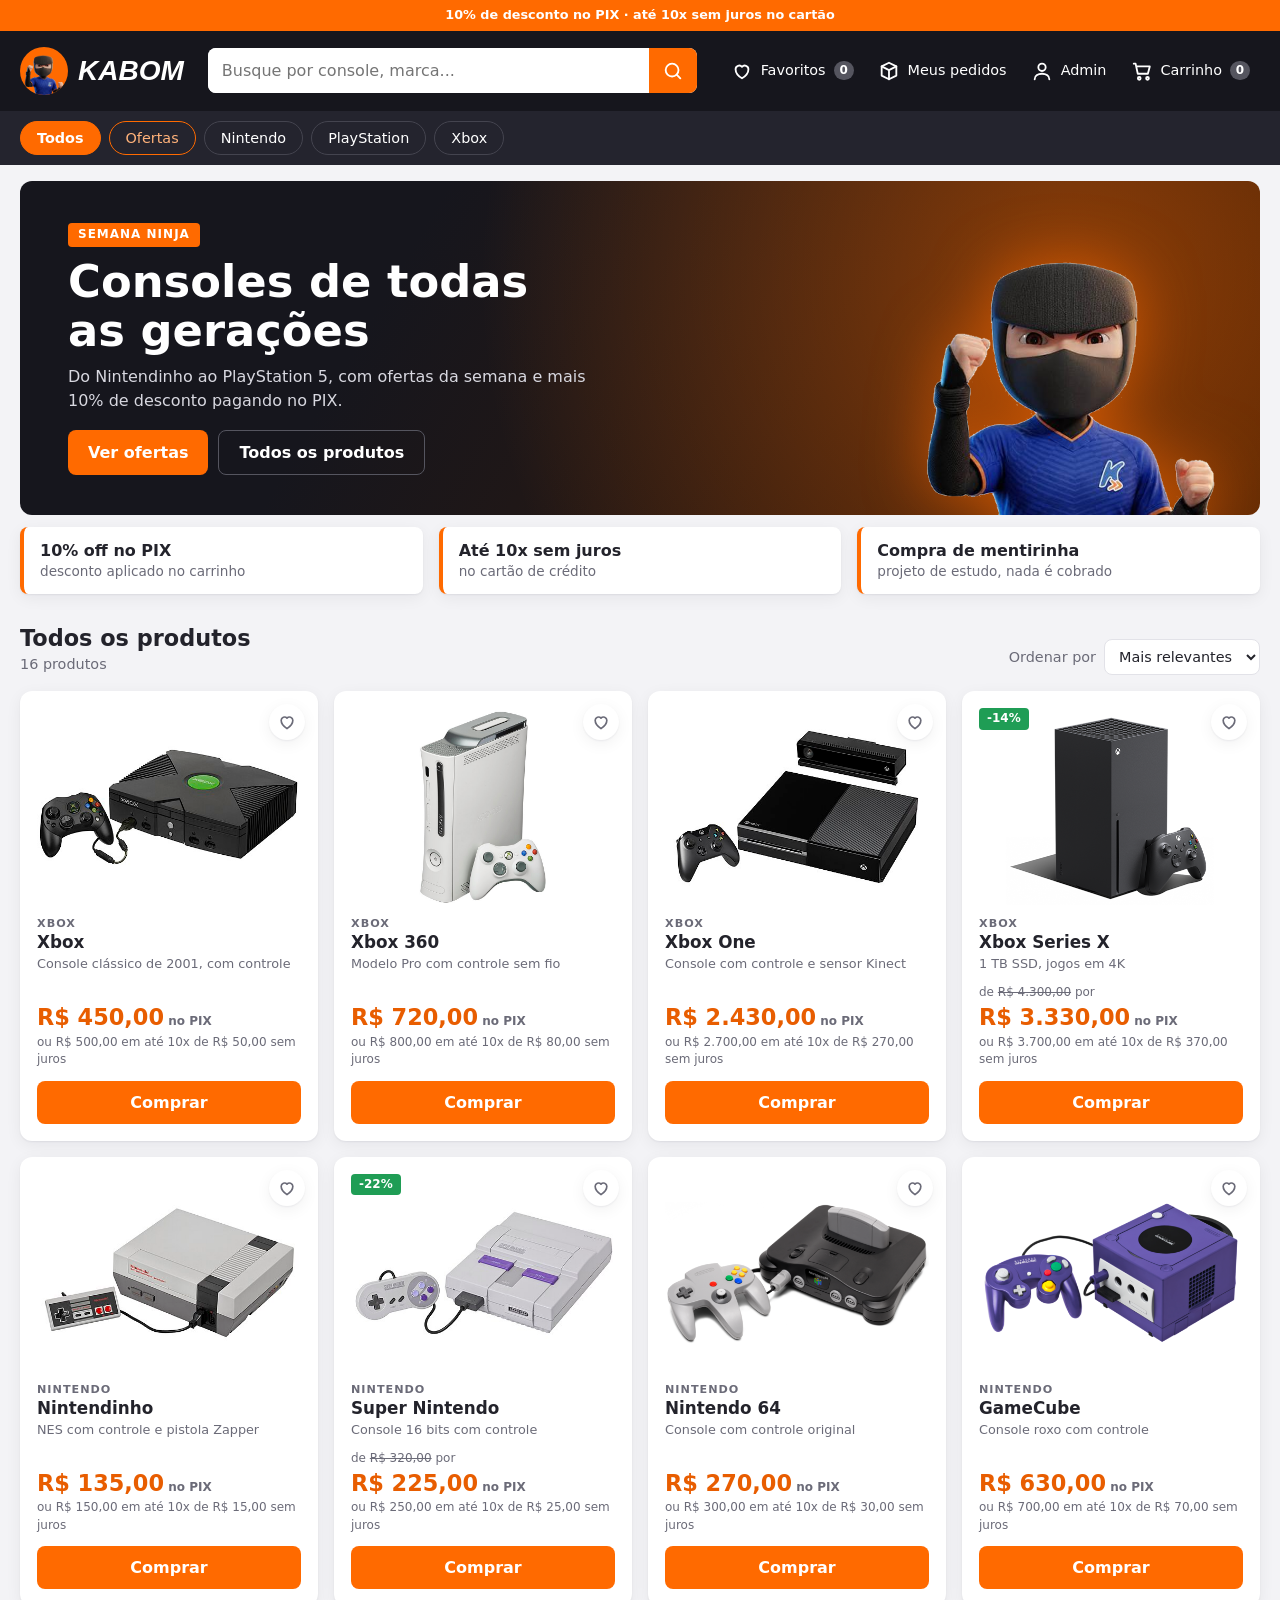
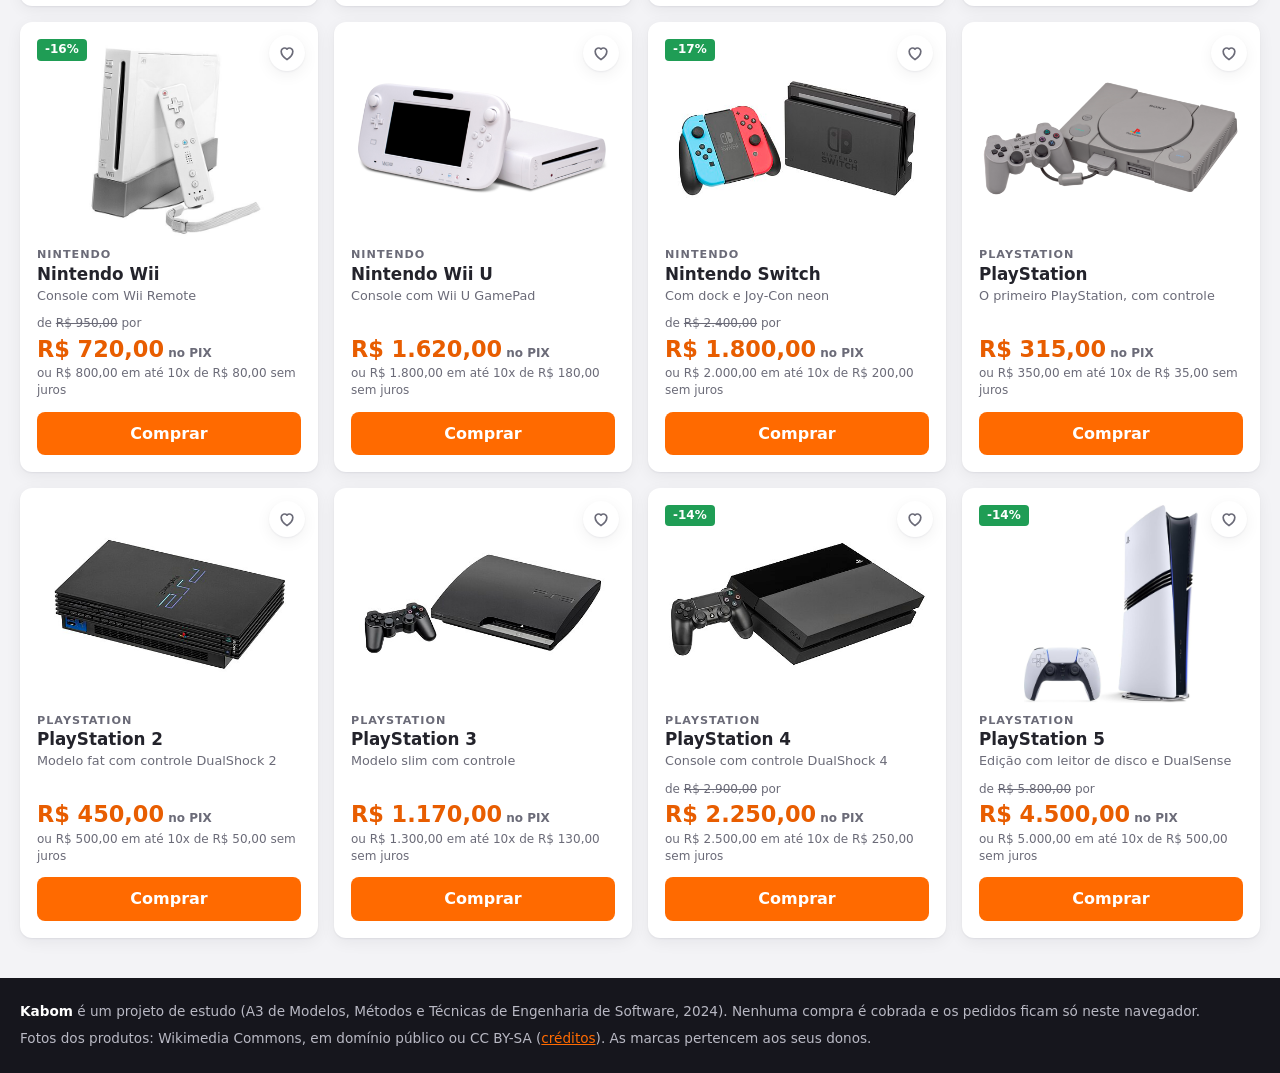
<file: index.html>
<!DOCTYPE html>
<html lang="pt-BR">
<head>
    <meta charset="UTF-8">
    <meta name="viewport" content="width=device-width, initial-scale=1">
    <meta name="description" content="Kabom: loja de videogames de estudo, com consoles de todas as gerações.">
    <title>Kabom | Loja de videogames</title>
    <link rel="icon" href="img/logo.png">
    <link rel="stylesheet" href="css/loja.css">
    <script src="js/dados-exemplo.js" defer></script>
    <script src="js/util.js" defer></script>
    <script src="js/dados.js" defer></script>
    <script src="js/loja.js" defer></script>
</head>
<body>
<a class="pular" href="#vitrine">Pular para os produtos</a>

<header class="topo">
    <p class="faixa">10% de desconto no PIX &middot; até 10x sem juros no cartão</p>
    <div class="topo-principal conteudo">
        <a class="marca" href="index.html">
            <span class="marca-icone"><img src="img/logo.png" alt=""></span>
            <span class="marca-nome">KABOM</span>
        </a>
        <form class="busca" id="form-busca" role="search">
            <label class="so-leitor" for="busca">Buscar produtos</label>
            <input id="busca" name="busca" type="search" placeholder="Busque por console, marca..." autocomplete="off">
            <button type="submit" aria-label="Buscar">
                <svg viewBox="0 0 24 24" aria-hidden="true"><circle cx="11" cy="11" r="7"/><path d="m20 20-4-4"/></svg>
            </button>
        </form>
        <nav class="atalhos" aria-label="Conta e carrinho">
            <button class="atalho" type="button" id="ver-favoritos" aria-pressed="false">
                <svg viewBox="0 0 24 24" aria-hidden="true"><path d="M12 20s-7-4.4-7-10a4 4 0 0 1 7-2.6A4 4 0 0 1 19 10c0 5.6-7 10-7 10Z"/></svg>
                <span>Favoritos</span>
                <span class="contador vazio" id="contador-favoritos" aria-label="0 favoritos">0</span>
            </button>
            <button class="atalho" type="button" id="abrir-pedidos" aria-haspopup="dialog">
                <svg viewBox="0 0 24 24" aria-hidden="true"><path d="M4 7 12 3l8 4v10l-8 4-8-4Z"/><path d="m4 7 8 4 8-4M12 11v10"/></svg>
                <span>Meus pedidos</span>
            </button>
            <a class="atalho" href="admin.html">
                <svg viewBox="0 0 24 24" aria-hidden="true"><circle cx="12" cy="8" r="4"/><path d="M4 21c0-4 4-6 8-6s8 2 8 6"/></svg>
                <span>Admin</span>
            </a>
            <button class="atalho" type="button" id="abrir-carrinho" aria-haspopup="dialog">
                <svg viewBox="0 0 24 24" aria-hidden="true"><path d="M3 4h2l2.4 11h11l2.1-8H6.2"/><circle cx="9" cy="20" r="1.5"/><circle cx="18" cy="20" r="1.5"/></svg>
                <span>Carrinho</span>
                <span class="contador" id="contador-carrinho" aria-label="0 itens">0</span>
            </button>
        </nav>
    </div>
    <nav class="categorias" aria-label="Categorias">
        <div class="conteudo" id="lista-categorias"></div>
    </nav>
</header>

<main class="conteudo">
    <section class="banner" aria-labelledby="titulo-banner">
        <div class="banner-texto">
            <p class="selo">Semana Ninja</p>
            <h1 id="titulo-banner">Consoles de todas as gerações</h1>
            <p>Do Nintendinho ao PlayStation 5, com ofertas da semana e mais 10% de desconto pagando no PIX.</p>
            <div class="banner-acoes">
                <button type="button" class="botao" id="ver-ofertas">Ver ofertas</button>
                <a class="botao botao-claro" href="#vitrine">Todos os produtos</a>
            </div>
        </div>
        <img class="banner-ninja" src="img/logo.png" alt="">
    </section>

    <ul class="vantagens">
        <li><strong>10% off no PIX</strong><span>desconto aplicado no carrinho</span></li>
        <li><strong>Até 10x sem juros</strong><span>no cartão de crédito</span></li>
        <li><strong>Compra de mentirinha</strong><span>projeto de estudo, nada é cobrado</span></li>
    </ul>

    <section id="vitrine" class="vitrine" aria-labelledby="titulo-vitrine">
        <div class="barra-vitrine">
            <div>
                <h2 id="titulo-vitrine">Todos os produtos</h2>
                <p class="resultado" id="resultado" aria-live="polite"></p>
            </div>
            <label class="ordenar">
                Ordenar por
                <select id="ordenar">
                    <option value="relevancia">Mais relevantes</option>
                    <option value="menor-preco">Menor preço</option>
                    <option value="maior-preco">Maior preço</option>
                    <option value="maior-desconto">Maior desconto</option>
                    <option value="nome">Nome (A-Z)</option>
                </select>
            </label>
        </div>
        <ul class="grade-produtos" id="lista-produtos"></ul>
        <div class="vitrine-vazia" id="vitrine-vazia" hidden>
            <p id="vitrine-vazia-texto">Nenhum produto encontrado.</p>
            <button type="button" class="botao" id="limpar-filtros">Ver todos os produtos</button>
        </div>
    </section>
</main>

<footer class="rodape">
    <div class="conteudo">
        <p><strong>Kabom</strong> é um projeto de estudo (A3 de Modelos, Métodos e Técnicas de Engenharia de Software, 2024). Nenhuma compra é cobrada e os pedidos ficam só neste navegador.</p>
        <p>Fotos dos produtos: Wikimedia Commons, em domínio público ou CC BY-SA (<a href="img/produtos/CREDITOS.md">créditos</a>). As marcas pertencem aos seus donos.</p>
    </div>
</footer>

<dialog class="gaveta" id="carrinho" aria-labelledby="titulo-carrinho">
    <div class="gaveta-topo">
        <h2 id="titulo-carrinho">Meu carrinho</h2>
        <button type="button" class="fechar" data-acao="fechar" aria-label="Fechar carrinho">&times;</button>
    </div>

    <div class="etapa" data-etapa="itens">
        <ul class="itens-carrinho" id="itens-carrinho"></ul>
        <div class="carrinho-vazio" id="carrinho-vazio">
            <p>Seu carrinho está vazio.</p>
            <button type="button" class="botao" data-acao="fechar">Escolher produtos</button>
        </div>
        <div class="resumo" id="resumo-carrinho">
            <p class="linha-resumo"><span>Subtotal</span><span id="carrinho-subtotal"></span></p>
            <p class="linha-resumo destaque"><span>No PIX</span><span id="carrinho-pix"></span></p>
            <p class="parcelado" id="carrinho-parcelado"></p>
            <button type="button" class="botao botao-grande" data-acao="finalizar">Finalizar compra</button>
            <button type="button" class="botao-texto" data-acao="fechar">Continuar comprando</button>
        </div>
    </div>

    <form class="etapa" data-etapa="checkout" id="form-checkout" hidden>
        <fieldset>
            <legend>Seus dados</legend>
            <div class="campo">
                <label for="checkout-nome">Nome completo</label>
                <input id="checkout-nome" name="nome" required maxlength="100" autocomplete="name">
            </div>
            <div class="campo">
                <label for="checkout-email">E-mail</label>
                <input id="checkout-email" name="email" type="email" required maxlength="100" autocomplete="email">
                <small class="dica">Já comprou aqui? Use o mesmo e-mail e seus dados são preenchidos.</small>
            </div>
            <div class="campos-lado">
                <div class="campo">
                    <label for="checkout-telefone">Telefone</label>
                    <input id="checkout-telefone" name="telefone" type="tel" required maxlength="15" autocomplete="tel" placeholder="(11) 91234-5678">
                </div>
                <div class="campo">
                    <label for="checkout-documento">CPF</label>
                    <input id="checkout-documento" name="documento" required maxlength="14" inputmode="numeric" placeholder="000.000.000-00">
                </div>
            </div>
            <div class="campo">
                <label for="checkout-endereco">Endereço de entrega</label>
                <input id="checkout-endereco" name="endereco" required maxlength="150" autocomplete="street-address">
            </div>
        </fieldset>

        <fieldset>
            <legend>Pagamento</legend>
            <div class="opcoes-pagamento" id="opcoes-pagamento"></div>
            <div class="campo" id="campo-parcelas" hidden>
                <label for="checkout-parcelas">Parcelas</label>
                <select id="checkout-parcelas" name="parcelas"></select>
            </div>
        </fieldset>

        <div class="resumo">
            <p class="linha-resumo destaque"><span>Total</span><span id="checkout-total"></span></p>
            <button type="submit" class="botao botao-grande">Confirmar pedido</button>
            <button type="button" class="botao-texto" data-acao="voltar">Voltar ao carrinho</button>
        </div>
    </form>

    <div class="etapa confirmacao" data-etapa="confirmacao" hidden>
        <div class="confirmacao-icone" aria-hidden="true">&#10003;</div>
        <h3 id="confirmacao-titulo" tabindex="-1"></h3>
        <p id="confirmacao-texto"></p>
        <p class="nota">Acompanhe em <strong>Meus pedidos</strong>, no topo da loja, ou mude a situação na <a href="admin.html#pedidos">área administrativa</a>.</p>
        <button type="button" class="botao botao-grande" data-acao="fechar">Continuar comprando</button>
    </div>
</dialog>

<dialog class="janela" id="detalhes" aria-labelledby="detalhes-nome">
    <button type="button" class="fechar fechar-janela" data-acao="fechar" aria-label="Fechar detalhes">&times;</button>
    <div class="detalhes" id="detalhes-conteudo"></div>
</dialog>

<dialog class="gaveta" id="pedidos" aria-labelledby="titulo-pedidos">
    <div class="gaveta-topo">
        <h2 id="titulo-pedidos">Meus pedidos</h2>
        <button type="button" class="fechar" data-acao="fechar" aria-label="Fechar meus pedidos">&times;</button>
    </div>
    <div class="etapa">
        <form class="consulta-pedidos" id="form-pedidos">
            <div class="campo">
                <label for="pedidos-email">E-mail usado na compra</label>
                <input id="pedidos-email" name="email" type="email" required maxlength="100" autocomplete="email">
            </div>
            <button type="submit" class="botao">Consultar</button>
        </form>
        <p class="resultado" id="pedidos-resultado" aria-live="polite"></p>
        <ul class="lista-pedidos" id="lista-meus-pedidos"></ul>
    </div>
</dialog>

<div class="aviso-flutuante" id="aviso" role="status" aria-live="polite"></div>
</body>
</html>
</file>
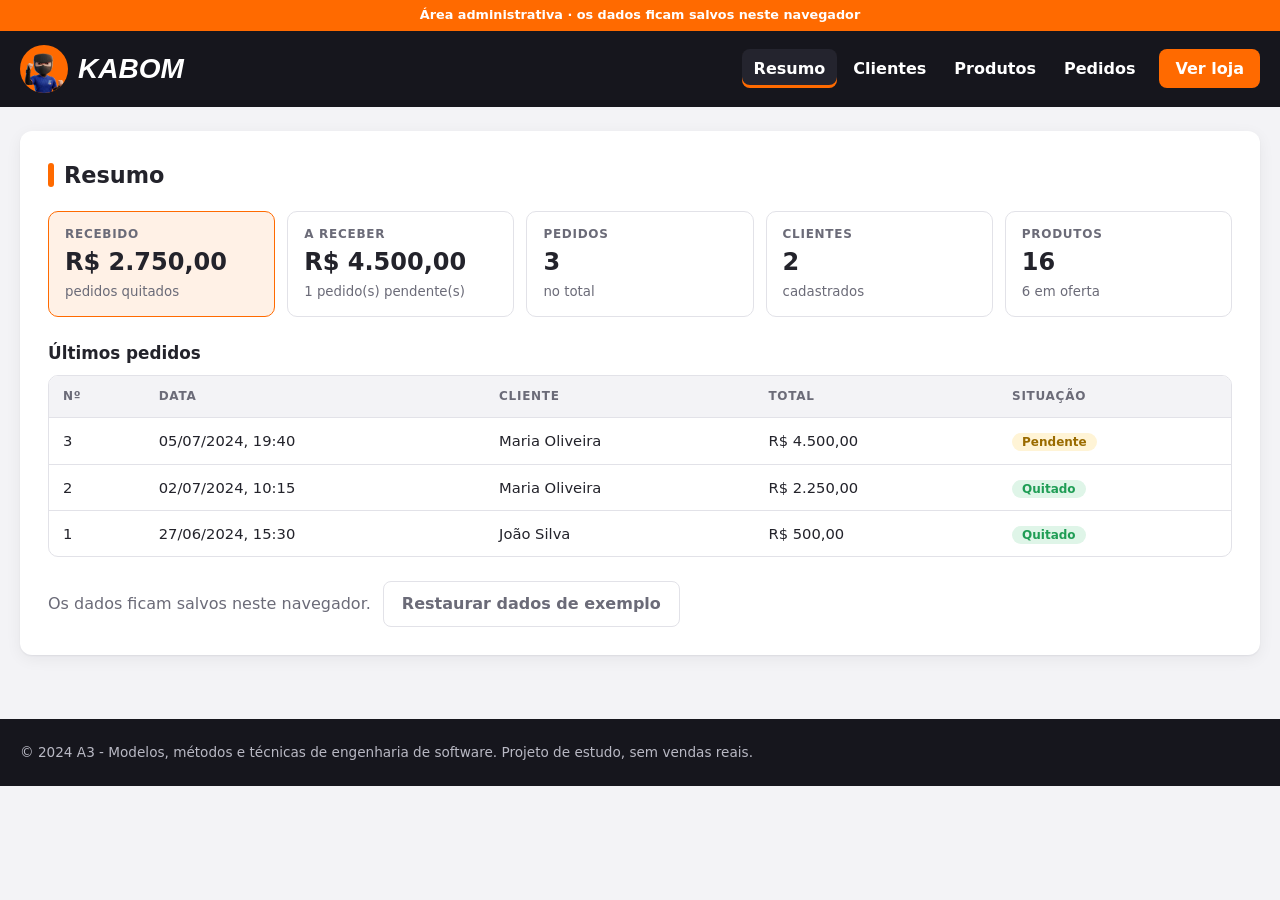
<file: admin.html>
<!DOCTYPE html>
<html lang="pt-BR">
<head>
    <meta charset="UTF-8">
    <meta name="viewport" content="width=device-width, initial-scale=1">
    <title>Kabom | Área administrativa</title>
    <link rel="icon" href="img/logo.png">
    <link rel="stylesheet" href="css/loja.css">
    <link rel="stylesheet" href="css/admin.css">
    <script src="js/dados-exemplo.js" defer></script>
    <script src="js/util.js" defer></script>
    <script src="js/dados.js" defer></script>
    <script src="js/admin.js" defer></script>
</head>
<body>
<header class="topo">
    <p class="faixa">Área administrativa &middot; os dados ficam salvos neste navegador</p>
    <div class="conteudo topo-admin">
        <a class="marca" href="index.html" title="Voltar à loja">
            <span class="marca-icone"><img src="img/logo.png" alt=""></span>
            <span class="marca-nome">KABOM</span>
        </a>
        <nav class="menu-admin" aria-label="Seções">
            <a href="#resumo" data-aba="resumo">Resumo</a>
            <a href="#clientes" data-aba="clientes">Clientes</a>
            <a href="#produtos" data-aba="produtos">Produtos</a>
            <a href="#pedidos" data-aba="pedidos">Pedidos</a>
            <a class="botao" href="index.html">Ver loja</a>
        </nav>
    </div>
</header>

<main class="conteudo admin">
    <section class="painel" id="resumo" data-aba="resumo">
        <h2>Resumo</h2>
        <ul class="indicadores" id="indicadores"></ul>
        <h3 class="subtitulo">Últimos pedidos</h3>
        <div class="tabela-rolavel">
            <table>
                <thead>
                <tr>
                    <th>Nº</th>
                    <th>Data</th>
                    <th>Cliente</th>
                    <th>Total</th>
                    <th>Situação</th>
                </tr>
                </thead>
                <tbody id="lista-resumo-pedidos"></tbody>
            </table>
        </div>
        <p class="restaurar">
            Os dados ficam salvos neste navegador.
            <button type="button" class="botao-secundario" id="restaurar-exemplo">Restaurar dados de exemplo</button>
        </p>
    </section>

    <section class="painel" id="clientes" data-aba="clientes" hidden>
        <h2>Clientes</h2>
        <div class="barra-lista">
            <label class="so-leitor" for="busca-clientes">Buscar clientes</label>
            <input id="busca-clientes" type="search" placeholder="Buscar por nome, e-mail ou CPF..." data-busca="lista-clientes">
        </div>
        <details class="novo" id="novo-cliente">
        <summary>Novo cliente</summary>
        <form id="form-cliente" class="formulario">
            <input type="hidden" name="id">
            <div class="campo">
                <label for="cliente-nome">Nome</label>
                <input id="cliente-nome" name="nome" required maxlength="100">
            </div>
            <div class="campo">
                <label for="cliente-telefone">Telefone</label>
                <input id="cliente-telefone" name="telefone" type="tel" required maxlength="20">
            </div>
            <div class="campo">
                <label for="cliente-email">E-mail</label>
                <input id="cliente-email" name="email" type="email" required maxlength="100">
            </div>
            <div class="campo">
                <label for="cliente-documento">CPF/CNPJ</label>
                <input id="cliente-documento" name="documento" required maxlength="18">
            </div>
            <div class="campo campo-largo">
                <label for="cliente-endereco">Endereço</label>
                <input id="cliente-endereco" name="endereco" required maxlength="150">
            </div>
            <div class="acoes-formulario">
                <button type="submit" class="botao">Adicionar</button>
                <button type="button" class="botao-secundario" data-acao="cancelar" hidden>Cancelar edição</button>
            </div>
        </form>
        </details>
        <div class="tabela-rolavel">
            <table>
                <thead>
                <tr>
                    <th>ID</th>
                    <th>Nome</th>
                    <th>Telefone</th>
                    <th>E-mail</th>
                    <th>CPF/CNPJ</th>
                    <th>Endereço</th>
                    <th>Ações</th>
                </tr>
                </thead>
                <tbody id="lista-clientes"></tbody>
            </table>
        </div>
    </section>

    <section class="painel" id="produtos" data-aba="produtos" hidden>
        <h2>Produtos</h2>
        <div class="barra-lista">
            <label class="so-leitor" for="busca-produtos">Buscar produtos</label>
            <input id="busca-produtos" type="search" placeholder="Buscar por nome ou categoria..." data-busca="lista-produtos">
        </div>
        <details class="novo" id="novo-produto">
        <summary>Novo produto</summary>
        <form id="form-produto" class="formulario">
            <input type="hidden" name="id">
            <div class="campo">
                <label for="produto-nome">Nome</label>
                <input id="produto-nome" name="nome" required maxlength="100">
            </div>
            <div class="campo">
                <label for="produto-categoria">Categoria</label>
                <input id="produto-categoria" name="categoria" list="categorias-sugeridas" required maxlength="50">
                <datalist id="categorias-sugeridas">
                    <option value="PlayStation"></option>
                    <option value="Xbox"></option>
                    <option value="Nintendo"></option>
                </datalist>
            </div>
            <div class="campo">
                <label for="produto-preco">Preço (R$)</label>
                <input id="produto-preco" name="preco" type="number" min="0" step="0.01" required>
            </div>
            <div class="campo">
                <label for="produto-preco-antigo">Preço antigo (R$, opcional: vira oferta)</label>
                <input id="produto-preco-antigo" name="precoAntigo" type="number" min="0" step="0.01">
            </div>
            <div class="campo campo-largo">
                <label for="produto-descricao">Descrição curta</label>
                <input id="produto-descricao" name="descricao" maxlength="80">
            </div>
            <div class="campo campo-largo">
                <label for="produto-imagem">Imagem (endereço da foto ou caminho, ex.: img/produtos/xbox.jpg)</label>
                <input id="produto-imagem" name="imagem" required maxlength="300">
            </div>
            <div class="acoes-formulario">
                <button type="submit" class="botao">Adicionar</button>
                <button type="button" class="botao-secundario" data-acao="cancelar" hidden>Cancelar edição</button>
            </div>
        </form>
        </details>
        <div class="tabela-rolavel">
            <table>
                <thead>
                <tr>
                    <th>ID</th>
                    <th>Imagem</th>
                    <th>Nome</th>
                    <th>Categoria</th>
                    <th>Preço</th>
                    <th>Ações</th>
                </tr>
                </thead>
                <tbody id="lista-produtos"></tbody>
            </table>
        </div>
    </section>

    <section class="painel" id="pedidos" data-aba="pedidos" hidden>
        <h2>Pedidos</h2>
        <div class="barra-lista">
            <label class="so-leitor" for="busca-pedidos">Buscar pedidos</label>
            <input id="busca-pedidos" type="search" placeholder="Buscar por cliente ou produto..." data-busca="lista-pedidos">
            <label class="so-leitor" for="filtro-situacao">Filtrar por situação</label>
            <select id="filtro-situacao">
                <option value="">Todas as situações</option>
            </select>
        </div>
        <details class="novo" id="novo-pedido">
        <summary>Novo pedido manual</summary>
        <form id="form-pedido" class="formulario">
            <div class="campo">
                <label for="pedido-cliente">Cliente</label>
                <select id="pedido-cliente" name="clienteId" required></select>
            </div>
            <div class="campo">
                <label for="pedido-produto">Produto</label>
                <select id="pedido-produto" name="produtoId" required></select>
            </div>
            <div class="campo">
                <label for="pedido-quantidade">Quantidade</label>
                <input id="pedido-quantidade" name="quantidade" type="number" min="1" value="1" required>
            </div>
            <div class="campo">
                <label for="pedido-desconto">Desconto (%)</label>
                <input id="pedido-desconto" name="desconto" type="number" min="0" max="100" value="0" required>
            </div>
            <div class="campo">
                <label for="pedido-pagamento">Forma de pagamento</label>
                <select id="pedido-pagamento" name="formaPagamento" required></select>
            </div>
            <div class="campo" id="campo-parcelas" hidden>
                <label for="pedido-parcelas">Parcelas</label>
                <input id="pedido-parcelas" name="parcelas" type="number" min="1" max="10" value="1">
            </div>
            <div class="campo campo-largo">
                <label for="pedido-endereco">Endereço de entrega</label>
                <input id="pedido-endereco" name="endereco" required maxlength="150">
            </div>
            <p class="campo-largo total-previsto">Total: <strong id="pedido-total">R$ 0,00</strong></p>
            <div class="acoes-formulario">
                <button type="submit" class="botao">Realizar pedido</button>
            </div>
        </form>
        </details>
        <div class="tabela-rolavel">
            <table>
                <thead>
                <tr>
                    <th>ID</th>
                    <th>Data</th>
                    <th>Cliente</th>
                    <th>Itens</th>
                    <th>Desconto</th>
                    <th>Total</th>
                    <th>Pagamento</th>
                    <th>Entrega</th>
                    <th>Situação</th>
                </tr>
                </thead>
                <tbody id="lista-pedidos"></tbody>
            </table>
        </div>
    </section>
</main>

<footer class="rodape">
    <div class="conteudo">
        <p>&copy; 2024 A3 - Modelos, métodos e técnicas de engenharia de software. Projeto de estudo, sem vendas reais.</p>
    </div>
</footer>
</body>
</html>
</file>
<file: css/loja.css>
/* Loja Kabom: mobile first (regras base para celular; telas maiores nos @media no fim de cada bloco). */

/* ---------- Base ---------- */

:root {
    --fundo: #f3f3f6;
    --superficie: #fff;
    --tinta: #16161d;
    --tinta-2: #24242e;
    --texto: #23232b;
    --texto-suave: #6b6b78;
    --borda: #e2e2e8;
    --laranja: #ff6a00;
    --laranja-forte: #e85d00;
    --laranja-claro: #fff1e6;
    --verde: #1f9d55;
    --perigo: #d64545;
    --raio: 12px;
    --sombra: 0 1px 2px rgba(20, 20, 30, 0.06), 0 4px 16px rgba(20, 20, 30, 0.06);
    --largura: 1240px;
}

*,
*::before,
*::after {
    box-sizing: border-box;
}

* {
    margin: 0;
}

html {
    scroll-behavior: smooth;
    scroll-padding-top: 16px;
}

body {
    font-family: system-ui, -apple-system, 'Segoe UI', Roboto, sans-serif;
    background: var(--fundo);
    color: var(--texto);
    line-height: 1.45;
}

img,
svg {
    display: block;
    max-width: 100%;
}

button,
input,
select {
    font: inherit;
    color: inherit;
}

button {
    cursor: pointer;
}

a {
    color: var(--laranja-forte);
}

[hidden] {
    display: none !important;
}

:focus-visible {
    outline: 3px solid var(--laranja);
    outline-offset: 2px;
}

.conteudo {
    width: min(100% - 32px, var(--largura));
    margin-inline: auto;
}

.so-leitor {
    position: absolute;
    width: 1px;
    height: 1px;
    overflow: hidden;
    clip-path: inset(50%);
    white-space: nowrap;
}

.pular {
    position: absolute;
    left: 16px;
    top: -60px;
    z-index: 100;
    padding: 8px 16px;
    border-radius: 8px;
    background: var(--laranja);
    color: #fff;
}

.pular:focus {
    top: 16px;
}

/* ---------- Botões ---------- */

.botao {
    display: inline-flex;
    align-items: center;
    justify-content: center;
    gap: 8px;
    padding: 10px 20px;
    border: 0;
    border-radius: 8px;
    background: var(--laranja);
    color: #fff;
    font-weight: 700;
    text-decoration: none;
    transition: background-color 0.2s, transform 0.1s;
}

.botao:hover {
    background: var(--laranja-forte);
}

.botao:active {
    transform: scale(0.98);
}

.botao-grande {
    width: 100%;
    padding: 14px 20px;
    font-size: 1.05rem;
}

.botao-texto {
    width: 100%;
    padding: 10px;
    border: 0;
    background: none;
    color: var(--texto-suave);
    text-decoration: underline;
}

/* ---------- Topo ---------- */

.topo {
    background: var(--tinta);
    color: #fff;
}

.faixa {
    padding: 6px 16px;
    background: var(--laranja);
    font-size: 0.8rem;
    font-weight: 600;
    text-align: center;
}

.topo-principal {
    display: grid;
    grid-template-columns: auto 1fr;
    grid-template-areas:
        'marca atalhos'
        'busca busca';
    align-items: center;
    gap: 12px;
    padding-block: 12px;
}

.marca {
    grid-area: marca;
    display: flex;
    align-items: center;
    gap: 10px;
    color: #fff;
    text-decoration: none;
}

.marca-icone {
    display: grid;
    flex: none;
    place-items: end center;
    width: 48px;
    height: 48px;
    overflow: hidden;
    border-radius: 50%;
    background: var(--laranja);
}

/* O ninja aparece da cabeça aos ombros, centralizado e sem encostar na borda do círculo. */
.marca-icone img {
    width: 100%;
    height: 100%;
    padding: 5px 4px 0;
    object-fit: contain;
    object-position: center bottom;
}

/* Fonte da marca: pesada e inclinada, só com fontes que já vêm no sistema (sem baixar nada). */
.marca-nome {
    display: flex;
    flex-direction: column;
    font-family: 'Segoe UI Black', 'Arial Black', 'Helvetica Neue', Arial, sans-serif;
    font-size: 1.75rem;
    font-style: italic;
    font-weight: 900;
    letter-spacing: 0;
    line-height: 1;
}

.busca {
    grid-area: busca;
    display: flex;
    overflow: hidden;
    border-radius: 8px;
    background: #fff;
}

.busca input {
    flex: 1;
    min-width: 0;
    padding: 11px 14px;
    border: 0;
    color: var(--texto);
}

.busca input:focus {
    outline: none;
}

.busca:focus-within {
    box-shadow: 0 0 0 3px var(--laranja);
}

.busca button {
    display: grid;
    place-items: center;
    width: 48px;
    border: 0;
    background: var(--laranja);
}

.busca svg,
.atalho svg {
    width: 22px;
    height: 22px;
    fill: none;
    stroke: currentColor;
    stroke-width: 2;
    stroke-linecap: round;
    stroke-linejoin: round;
}

.busca svg {
    color: #fff;
}

.atalhos {
    grid-area: atalhos;
    display: flex;
    justify-content: flex-end;
    gap: 4px;
}

.atalho {
    position: relative;
    display: flex;
    align-items: center;
    gap: 8px;
    padding: 8px 10px;
    border: 0;
    border-radius: 8px;
    background: none;
    color: #fff;
    font-size: 0.9rem;
    text-decoration: none;
}

.atalho:hover {
    background: var(--tinta-2);
}

.atalho span:not(.contador) {
    display: none;
}

.contador {
    position: absolute;
    top: 0;
    right: 0;
    min-width: 20px;
    padding: 1px 5px;
    border-radius: 10px;
    background: var(--laranja);
    font-size: 0.75rem;
    font-weight: 700;
    text-align: center;
}

.contador.vazio {
    background: #55555f;
}

.categorias {
    background: var(--tinta-2);
}

.categorias .conteudo {
    display: flex;
    gap: 8px;
    padding-block: 10px;
    overflow-x: auto;
    scrollbar-width: none;
}

.chip {
    flex: none;
    padding: 6px 16px;
    border: 1px solid #44444f;
    border-radius: 999px;
    background: none;
    color: #fff;
    font-size: 0.9rem;
}

.chip:hover {
    border-color: var(--laranja);
}

.chip[aria-pressed='true'] {
    border-color: var(--laranja);
    background: var(--laranja);
    font-weight: 700;
}

@media (min-width: 760px) {
    .topo-principal {
        grid-template-columns: auto 1fr auto;
        grid-template-areas: 'marca busca atalhos';
        gap: 24px;
        padding-block: 16px;
    }

    .busca {
        max-width: 620px;
        justify-self: center;
        width: 100%;
    }

    .atalho span:not(.contador) {
        display: inline;
    }

    .contador {
        position: static;
    }
}

/* ---------- Banner e vantagens ---------- */

.banner {
    position: relative;
    display: flex;
    align-items: center;
    overflow: hidden;
    margin-top: 16px;
    padding: 28px 20px;
    border-radius: var(--raio);
    background:
        radial-gradient(circle at 85% 30%, rgba(255, 106, 0, 0.45), transparent 55%),
        linear-gradient(120deg, var(--tinta) 30%, #3a1a05);
    color: #fff;
}

.banner-texto {
    position: relative;
    z-index: 1;
    max-width: 520px;
}

.selo {
    display: inline-block;
    margin-bottom: 10px;
    padding: 3px 10px;
    border-radius: 4px;
    background: var(--laranja);
    font-size: 0.75rem;
    font-weight: 800;
    letter-spacing: 1px;
    text-transform: uppercase;
}

.banner h1 {
    font-size: clamp(1.6rem, 6vw, 2.8rem);
    line-height: 1.1;
}

.banner p:not(.selo) {
    margin: 10px 0 18px;
    color: #d8d8e0;
}

.banner-ninja {
    position: absolute;
    right: -40px;
    bottom: -20px;
    width: 180px;
    opacity: 0.25;
    filter: drop-shadow(0 0 30px rgba(255, 106, 0, 0.6));
}

.vantagens {
    display: grid;
    gap: 8px;
    margin-top: 12px;
    padding: 0;
    list-style: none;
}

.vantagens li {
    display: flex;
    flex-direction: column;
    padding: 12px 16px;
    border-left: 4px solid var(--laranja);
    border-radius: 8px;
    background: var(--superficie);
    box-shadow: var(--sombra);
}

.vantagens span {
    color: var(--texto-suave);
    font-size: 0.85rem;
}

@media (min-width: 640px) {
    .vantagens {
        grid-template-columns: repeat(3, 1fr);
        gap: 16px;
    }
}

@media (min-width: 760px) {
    .banner {
        min-height: 260px;
        padding: 40px 48px;
    }

    .banner-ninja {
        right: 40px;
        bottom: -40px;
        width: 300px;
        opacity: 1;
    }
}

/* ---------- Vitrine ---------- */

.vitrine {
    margin-block: 28px 40px;
}

.barra-vitrine {
    display: flex;
    flex-wrap: wrap;
    align-items: flex-end;
    justify-content: space-between;
    gap: 12px;
    margin-bottom: 16px;
}

.barra-vitrine h2 {
    font-size: 1.4rem;
}

.resultado {
    color: var(--texto-suave);
    font-size: 0.9rem;
}

.ordenar {
    display: flex;
    align-items: center;
    gap: 8px;
    color: var(--texto-suave);
    font-size: 0.9rem;
}

.ordenar select {
    padding: 8px 10px;
    border: 1px solid var(--borda);
    border-radius: 8px;
    background: var(--superficie);
    color: var(--texto);
}

.grade-produtos {
    display: grid;
    grid-template-columns: repeat(2, minmax(0, 1fr));
    gap: 10px;
    padding: 0;
    list-style: none;
}

.cartao-produto {
    display: flex;
    flex-direction: column;
    padding: 12px;
    border: 1px solid transparent;
    border-radius: var(--raio);
    background: var(--superficie);
    box-shadow: var(--sombra);
    transition: border-color 0.2s, transform 0.2s;
}

.cartao-produto:hover {
    border-color: var(--laranja);
    transform: translateY(-2px);
}

.cartao-foto {
    margin-bottom: 10px;
}

/* Todas as fotos ocupam a mesma caixa 4:3, seja a imagem deitada ou em pé. */
.foto-produto {
    width: 100%;
    height: auto;
    aspect-ratio: 4 / 3;
    object-fit: contain;
}

.sem-imagem {
    display: grid;
    place-items: center;
    border-radius: 8px;
    background: var(--fundo);
    color: var(--texto-suave);
    font-size: 0.8rem;
}

.cartao-categoria {
    color: var(--texto-suave);
    font-size: 0.7rem;
    font-weight: 700;
    letter-spacing: 1px;
    text-transform: uppercase;
}

.cartao-nome {
    font-size: 0.95rem;
    line-height: 1.25;
}

.cartao-descricao {
    margin-top: 2px;
    color: var(--texto-suave);
    font-size: 0.8rem;
}

.cartao-precos {
    margin-block: auto 12px;
    padding-top: 10px;
}

.preco-pix {
    color: var(--laranja-forte);
    font-size: 1.1rem;
    font-weight: 800;
}

.preco-pix span {
    white-space: nowrap;
    color: var(--texto-suave);
    font-size: 0.75rem;
    font-weight: 600;
}

.preco-parcelado {
    color: var(--texto-suave);
    font-size: 0.75rem;
}

.botao-comprar {
    width: 100%;
}

.vitrine-vazia {
    padding: 40px 16px;
    border-radius: var(--raio);
    background: var(--superficie);
    text-align: center;
}

.vitrine-vazia p {
    margin-bottom: 16px;
    color: var(--texto-suave);
}

@media (min-width: 640px) {
    .grade-produtos {
        grid-template-columns: repeat(3, minmax(0, 1fr));
        gap: 16px;
    }

    .cartao-produto {
        padding: 16px;
    }

    .cartao-nome {
        font-size: 1.05rem;
    }

    .preco-pix {
        font-size: 1.4rem;
    }
}

@media (min-width: 1024px) {
    .grade-produtos {
        grid-template-columns: repeat(4, minmax(0, 1fr));
    }
}

/* ---------- Rodapé ---------- */

.rodape {
    padding-block: 24px;
    background: var(--tinta);
    color: #b9b9c4;
    font-size: 0.85rem;
}

.rodape p + p {
    margin-top: 8px;
}

.rodape strong {
    color: #fff;
}

.rodape a {
    color: var(--laranja);
}

/* ---------- Gaveta do carrinho ---------- */

.gaveta {
    width: min(100%, 420px);
    max-width: none;
    height: 100%;
    max-height: none;
    margin: 0 0 0 auto;
    padding: 0;
    border: 0;
    background: var(--superficie);
    color: var(--texto);
    overflow-y: auto;
}

.gaveta[open] {
    display: flex;
    flex-direction: column;
    animation: entrar 0.25s ease-out;
}

.gaveta::backdrop {
    background: rgba(10, 10, 15, 0.55);
}

@keyframes entrar {
    from {
        transform: translateX(100%);
    }
}

.gaveta-topo {
    position: sticky;
    top: 0;
    z-index: 1;
    display: flex;
    align-items: center;
    justify-content: space-between;
    padding: 16px 20px;
    background: var(--tinta);
    color: #fff;
}

.gaveta-topo h2 {
    font-size: 1.15rem;
}

.fechar {
    width: 36px;
    height: 36px;
    border: 0;
    border-radius: 50%;
    background: none;
    color: #fff;
    font-size: 1.6rem;
    line-height: 1;
}

.fechar:hover {
    background: var(--tinta-2);
}

.etapa {
    display: flex;
    flex: 1;
    flex-direction: column;
    padding: 16px 20px 20px;
}

.itens-carrinho {
    display: grid;
    gap: 12px;
    padding: 0;
    list-style: none;
}

.item-carrinho {
    display: grid;
    grid-template-columns: 72px 1fr auto;
    align-items: start;
    gap: 12px;
    padding-bottom: 12px;
    border-bottom: 1px solid var(--borda);
}

.item-foto {
    width: 72px;
    height: 56px;
    object-fit: contain;
}

.item-nome {
    font-weight: 700;
    line-height: 1.2;
}

.item-preco {
    color: var(--laranja-forte);
    font-size: 0.9rem;
    font-weight: 700;
}

.quantidade {
    display: inline-flex;
    align-items: center;
    margin-top: 6px;
    border: 1px solid var(--borda);
    border-radius: 8px;
}

.quantidade button {
    width: 32px;
    height: 32px;
    border: 0;
    background: none;
    font-size: 1.1rem;
}

.quantidade button:disabled {
    opacity: 0.3;
    cursor: not-allowed;
}

.quantidade span {
    min-width: 28px;
    text-align: center;
    font-weight: 700;
}

.item-remover {
    padding: 4px;
    border: 0;
    background: none;
    color: var(--perigo);
    font-size: 0.8rem;
    text-decoration: underline;
}

.carrinho-vazio {
    margin-block: auto;
    padding-block: 40px;
    text-align: center;
}

.carrinho-vazio p {
    margin-bottom: 16px;
    color: var(--texto-suave);
}

.resumo {
    display: grid;
    gap: 6px;
    margin-top: auto;
    padding-top: 16px;
}

.linha-resumo {
    display: flex;
    justify-content: space-between;
}

.linha-resumo.destaque {
    color: var(--laranja-forte);
    font-size: 1.25rem;
    font-weight: 800;
}

.parcelado {
    margin-bottom: 8px;
    color: var(--texto-suave);
    font-size: 0.85rem;
}

/* Formulário de finalização */

fieldset {
    display: grid;
    gap: 10px;
    margin-bottom: 18px;
    padding: 0;
    border: 0;
}

legend {
    margin-bottom: 8px;
    font-size: 1rem;
    font-weight: 800;
}

.campo label {
    display: block;
    margin-bottom: 4px;
    font-size: 0.85rem;
    font-weight: 600;
}

.campo input,
.campo select {
    width: 100%;
    padding: 10px 12px;
    border: 1px solid var(--borda);
    border-radius: 8px;
    background: var(--superficie);
}

.campo input:focus,
.campo select:focus {
    outline: none;
    border-color: var(--laranja);
    box-shadow: 0 0 0 3px var(--laranja-claro);
}

.campos-lado {
    display: grid;
    grid-template-columns: 1fr 1fr;
    gap: 10px;
}

.opcoes-pagamento {
    display: grid;
    grid-template-columns: 1fr 1fr;
    gap: 8px;
}

.opcao-pagamento {
    display: flex;
    flex-wrap: wrap;
    align-items: center;
    gap: 4px 8px;
    padding: 10px;
    border: 1px solid var(--borda);
    border-radius: 8px;
    font-size: 0.9rem;
    font-weight: 600;
    cursor: pointer;
}

.opcao-pagamento:has(input:checked) {
    border-color: var(--laranja);
    background: var(--laranja-claro);
}

.opcao-pagamento input {
    accent-color: var(--laranja);
}

.opcao-pagamento small {
    width: 100%;
    color: var(--verde);
    font-size: 0.75rem;
}

/* Confirmação */

.confirmacao {
    align-items: center;
    justify-content: center;
    gap: 12px;
    text-align: center;
}

.confirmacao-icone {
    display: grid;
    place-items: center;
    width: 72px;
    height: 72px;
    border-radius: 50%;
    background: var(--verde);
    color: #fff;
    font-size: 2.2rem;
}

.confirmacao h3 {
    font-size: 1.3rem;
}

.confirmacao h3:focus {
    outline: none;
}

.nota {
    color: var(--texto-suave);
    font-size: 0.85rem;
}

/* ---------- Aviso flutuante ---------- */

.aviso-flutuante {
    position: fixed;
    left: 50%;
    bottom: 20px;
    z-index: 50;
    max-width: calc(100% - 32px);
    padding: 12px 20px;
    border-radius: 8px;
    background: var(--tinta);
    color: #fff;
    box-shadow: var(--sombra);
    opacity: 0;
    pointer-events: none;
    transform: translate(-50%, 20px);
    transition: opacity 0.2s, transform 0.2s;
}

.aviso-flutuante.visivel {
    opacity: 1;
    transform: translate(-50%, 0);
}

@media (prefers-reduced-motion: reduce) {
    *,
    *::before,
    *::after {
        animation: none !important;
        transition: none !important;
        scroll-behavior: auto !important;
    }
}

/* ---------- Ofertas, favoritos e detalhes ---------- */

.banner-acoes {
    display: flex;
    flex-wrap: wrap;
    gap: 10px;
}

.botao-claro {
    border: 1px solid #55555f;
    background: none;
}

.botao-claro:hover {
    border-color: var(--laranja);
    background: none;
}

.chip-oferta {
    border-color: var(--laranja);
    color: #ffb27a;
}

.chip-oferta[aria-pressed='true'] {
    color: #fff;
}

.atalho[aria-pressed='true'] {
    background: var(--tinta-2);
    color: var(--laranja);
}

.atalho[aria-pressed='true'] svg {
    fill: var(--laranja);
}

.cartao-foto {
    position: relative;
}

.selo-oferta {
    position: absolute;
    top: 0;
    left: 0;
    padding: 2px 8px;
    border-radius: 4px;
    background: var(--verde);
    color: #fff;
    font-size: 0.75rem;
    font-weight: 800;
}

.botao-favorito {
    position: absolute;
    top: -4px;
    right: -4px;
    z-index: 1;
    display: grid;
    place-items: center;
    width: 36px;
    height: 36px;
    border: 0;
    border-radius: 50%;
    background: var(--superficie);
    color: var(--texto-suave);
    box-shadow: var(--sombra);
}

.botao-favorito svg {
    width: 20px;
    height: 20px;
    fill: none;
    stroke: currentColor;
    stroke-width: 2;
    stroke-linejoin: round;
}

.botao-favorito:hover {
    color: var(--laranja-forte);
}

.botao-favorito[aria-pressed='true'] {
    color: var(--laranja);
}

.botao-favorito[aria-pressed='true'] svg {
    fill: currentColor;
}

/* O botão com o nome do produto estica até cobrir o cartão inteiro, deixando-o clicável. */
.cartao-produto {
    position: relative;
}

.cartao-link {
    padding: 0;
    border: 0;
    background: none;
    font-weight: inherit;
    text-align: left;
}

.cartao-link::after {
    content: '';
    position: absolute;
    inset: 0;
    border-radius: var(--raio);
}

.cartao-link:focus-visible {
    outline: none;
}

.cartao-link:focus-visible::after {
    outline: 3px solid var(--laranja);
    outline-offset: 2px;
}

.botao-comprar,
.botao-favorito {
    position: relative;
    z-index: 1;
}

.botao-favorito {
    position: absolute;
}

.preco-antigo {
    color: var(--texto-suave);
    font-size: 0.75rem;
}

.dica {
    display: block;
    margin-top: 4px;
    color: var(--texto-suave);
    font-size: 0.75rem;
}

.janela {
    width: min(100% - 24px, 760px);
    max-height: calc(100% - 24px);
    padding: 0;
    border: 0;
    border-radius: var(--raio);
    background: var(--superficie);
    color: var(--texto);
    overflow-y: auto;
}

.janela::backdrop {
    background: rgba(10, 10, 15, 0.55);
}

.fechar-janela {
    position: absolute;
    top: 8px;
    right: 8px;
    z-index: 2;
    background: var(--fundo);
    color: var(--texto);
}

.fechar-janela:hover {
    background: var(--borda);
}

.detalhes {
    display: grid;
    gap: 16px;
    padding: 24px 20px 20px;
}

.detalhes-foto {
    position: relative;
}

.detalhes-info {
    display: grid;
    align-content: start;
    gap: 10px;
}

.detalhes-info h2 {
    font-size: 1.5rem;
    line-height: 1.15;
}

.detalhes-descricao {
    color: var(--texto-suave);
}

.detalhes-precos .preco-pix {
    font-size: 1.7rem;
}

.parcelas {
    margin-top: 8px;
    font-size: 0.85rem;
}

.parcelas summary {
    cursor: pointer;
    color: var(--laranja-forte);
    font-weight: 600;
}

.parcelas ul {
    display: grid;
    gap: 2px;
    margin-top: 6px;
    padding: 0;
    list-style: none;
}

.parcelas li {
    display: flex;
    justify-content: space-between;
    padding: 4px 8px;
    border-radius: 4px;
}

.parcelas li:nth-child(odd) {
    background: var(--fundo);
}

.detalhes-compra {
    display: flex;
    flex-wrap: wrap;
    align-items: center;
    gap: 10px;
}

.detalhes-compra .botao-grande {
    flex: 1;
}

.botao-favorito-grande {
    position: static;
    border: 1px solid var(--borda);
    box-shadow: none;
}

@media (min-width: 640px) {
    .detalhes {
        grid-template-columns: 1fr 1fr;
        gap: 28px;
        padding: 32px;
        align-items: center;
    }
}

/* ---------- Meus pedidos ---------- */

.consulta-pedidos {
    display: grid;
    gap: 10px;
    margin-bottom: 12px;
}

.lista-pedidos {
    display: grid;
    gap: 12px;
    margin-top: 12px;
    padding: 0;
    list-style: none;
}

.pedido {
    padding: 14px;
    border: 1px solid var(--borda);
    border-radius: 10px;
}

.pedido-topo {
    display: flex;
    align-items: center;
    justify-content: space-between;
}

.pedido-data {
    color: var(--texto-suave);
    font-size: 0.8rem;
}

.pedido-itens {
    margin-block: 8px;
    padding-left: 18px;
    font-size: 0.9rem;
}

.etiqueta {
    padding: 2px 10px;
    border-radius: 999px;
    font-size: 0.75rem;
    font-weight: 700;
}

.etiqueta-pendente {
    background: #fff4d6;
    color: #9a6b00;
}

.etiqueta-quitado {
    background: #dff5e8;
    color: var(--verde);
}

.etiqueta-cancelado {
    background: #fbe3e3;
    color: var(--perigo);
}
</file>
<file: css/admin.css>
/* Área administrativa: usa a base da loja (css/loja.css) e acrescenta painéis, formulários e tabelas. */

/* ---------- Topo ---------- */

.topo-admin {
    display: flex;
    flex-wrap: wrap;
    align-items: center;
    justify-content: space-between;
    gap: 12px 24px;
    padding-block: 14px;
}

.menu-admin {
    display: flex;
    flex-wrap: wrap;
    align-items: center;
    gap: 4px;
}

.menu-admin a:not(.botao) {
    padding: 8px 12px;
    border-radius: 8px;
    color: #fff;
    font-weight: 600;
    text-decoration: none;
}

.menu-admin a:not(.botao):hover {
    background: var(--tinta-2);
}

.menu-admin .botao {
    margin-left: 8px;
    padding: 8px 16px;
}

/* ---------- Painéis ---------- */

.admin {
    padding-block: 24px 40px;
}

.painel {
    margin-bottom: 24px;
    padding: 20px;
    border-radius: var(--raio);
    background: var(--superficie);
    box-shadow: var(--sombra);
    scroll-margin-top: 16px;
}

.painel h2 {
    display: flex;
    align-items: center;
    gap: 10px;
    margin-bottom: 20px;
    font-size: 1.4rem;
}

.painel h2::before {
    content: '';
    width: 6px;
    height: 24px;
    border-radius: 3px;
    background: var(--laranja);
}

/* ---------- Formulários ---------- */

.formulario {
    display: grid;
    grid-template-columns: repeat(auto-fill, minmax(220px, 1fr));
    gap: 14px 16px;
    margin-bottom: 24px;
    padding-bottom: 24px;
    border-bottom: 1px solid var(--borda);
}

.campo-largo,
.acoes-formulario {
    grid-column: 1 / -1;
}

.acoes-formulario {
    display: flex;
    flex-wrap: wrap;
    gap: 10px;
}

.total-previsto {
    font-size: 1.1rem;
}

.total-previsto strong {
    color: var(--laranja-forte);
    font-size: 1.3rem;
}

.botao-secundario {
    padding: 10px 18px;
    border: 1px solid var(--borda);
    border-radius: 8px;
    background: var(--superficie);
    font-weight: 600;
}

.botao-secundario:hover {
    border-color: var(--laranja);
    color: var(--laranja-forte);
}

/* ---------- Tabelas ---------- */

.tabela-rolavel {
    overflow-x: auto;
    border: 1px solid var(--borda);
    border-radius: 10px;
}

table {
    width: 100%;
    border-collapse: collapse;
    font-size: 0.92rem;
}

th,
td {
    padding: 12px 14px;
    border-bottom: 1px solid var(--borda);
    text-align: left;
    vertical-align: middle;
}

th {
    background: var(--fundo);
    color: var(--texto-suave);
    font-size: 0.75rem;
    letter-spacing: 0.06em;
    text-transform: uppercase;
    white-space: nowrap;
}

tbody tr:last-child td {
    border-bottom: 0;
}

tbody tr:hover {
    background: var(--laranja-claro);
}

td.vazio {
    padding: 28px;
    color: var(--texto-suave);
    text-align: center;
}

.miniatura {
    width: 64px;
    height: 44px;
    object-fit: contain;
}

.sem-imagem {
    padding: 4px 8px;
    font-size: 0.75rem;
}

.acoes-linha {
    display: flex;
    gap: 6px;
}

.acoes-linha button {
    padding: 6px 12px;
    border: 1px solid var(--borda);
    border-radius: 6px;
    background: var(--superficie);
    font-size: 0.85rem;
    font-weight: 600;
}

.acoes-linha button:hover {
    border-color: var(--laranja);
    color: var(--laranja-forte);
}

.acoes-linha button.perigo {
    color: var(--perigo);
}

.acoes-linha button.perigo:hover {
    border-color: var(--perigo);
    background: var(--perigo);
    color: #fff;
}

select.situacao {
    padding: 6px 8px;
    border: 1px solid var(--borda);
    border-radius: 6px;
    background: var(--superficie);
    font-weight: 600;
}

.pedido-pendente select.situacao {
    border-color: #e0a100;
    color: #9a6b00;
}

.pedido-quitado select.situacao {
    border-color: var(--verde);
    color: var(--verde);
}

.pedido-cancelado td {
    color: var(--texto-suave);
}

.pedido-cancelado select.situacao {
    border-color: var(--perigo);
    color: var(--perigo);
}

/* ---------- Rodapé da área ---------- */

.restaurar {
    display: flex;
    flex-wrap: wrap;
    align-items: center;
    gap: 12px;
    color: var(--texto-suave);
}

@media (min-width: 760px) {
    .painel {
        padding: 28px;
    }
}

/* ---------- Abas, resumo e listas ---------- */

.menu-admin a[aria-current='page'] {
    background: var(--tinta-2);
    box-shadow: inset 0 -3px 0 var(--laranja);
}

.indicadores {
    display: grid;
    grid-template-columns: repeat(auto-fit, minmax(160px, 1fr));
    gap: 12px;
    margin-bottom: 24px;
    padding: 0;
    list-style: none;
}

.indicador {
    display: flex;
    flex-direction: column;
    gap: 2px;
    padding: 14px 16px;
    border: 1px solid var(--borda);
    border-radius: 10px;
}

.indicador.destaque {
    border-color: var(--laranja);
    background: var(--laranja-claro);
}

.indicador-rotulo {
    color: var(--texto-suave);
    font-size: 0.75rem;
    font-weight: 700;
    letter-spacing: 0.06em;
    text-transform: uppercase;
}

.indicador strong {
    font-size: 1.5rem;
}

.indicador small {
    color: var(--texto-suave);
}

.subtitulo {
    margin-bottom: 10px;
    font-size: 1.05rem;
}

.barra-lista {
    display: flex;
    flex-wrap: wrap;
    gap: 10px;
    margin-bottom: 16px;
}

.barra-lista input,
.barra-lista select {
    padding: 10px 12px;
    border: 1px solid var(--borda);
    border-radius: 8px;
    background: var(--superficie);
}

.barra-lista input {
    flex: 1 1 240px;
}

/* Formulário recolhível: fica fechado até clicar em "Novo ..." ou em "Editar". */
.novo {
    margin-bottom: 20px;
    border: 1px solid var(--borda);
    border-radius: 10px;
}

.novo > summary {
    padding: 12px 16px;
    cursor: pointer;
    font-weight: 700;
    list-style: none;
}

.novo > summary::before {
    content: '+';
    display: inline-block;
    width: 1.2em;
    color: var(--laranja-forte);
}

.novo[open] > summary::before {
    content: '\2212';
}

.novo[open] > summary {
    border-bottom: 1px solid var(--borda);
}

.novo .formulario {
    margin: 0;
    padding: 16px;
    border-bottom: 0;
}

.tag-oferta {
    color: var(--verde);
    font-weight: 700;
}

.restaurar {
    margin-top: 24px;
}
</file>
